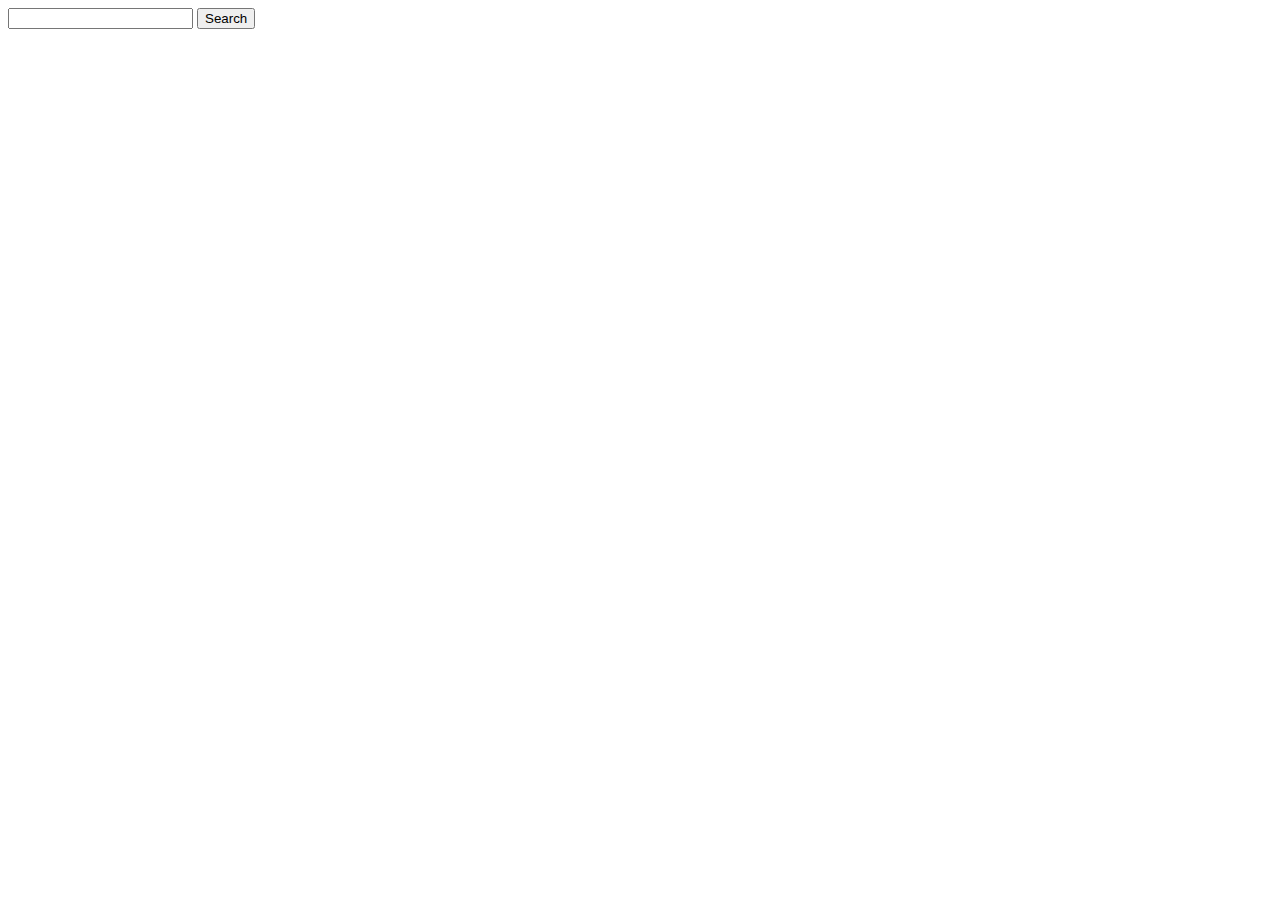
<file: Assets/index.html>
<!DOCTYPE html>
<html lang="en">
<head>
    <meta charset="UTF-8">
    <meta name="viewport" content="width=device-width, initial-scale=1.0">
    <title>Weather Dashboard</title>
</head>
<body>
    <form>
        <input type="text" id="city" />
        <button type="submit" name>Search</button>
    </form>

    <div id="prevCities"></div>
    <div id="cities"></div>

    <script src="https://ajax.googleapis.com/ajax/libs/jquery/3.4.1/jquery.min.js"></script>
    <script src="script.js"></script>
</body>
</html>
</file>
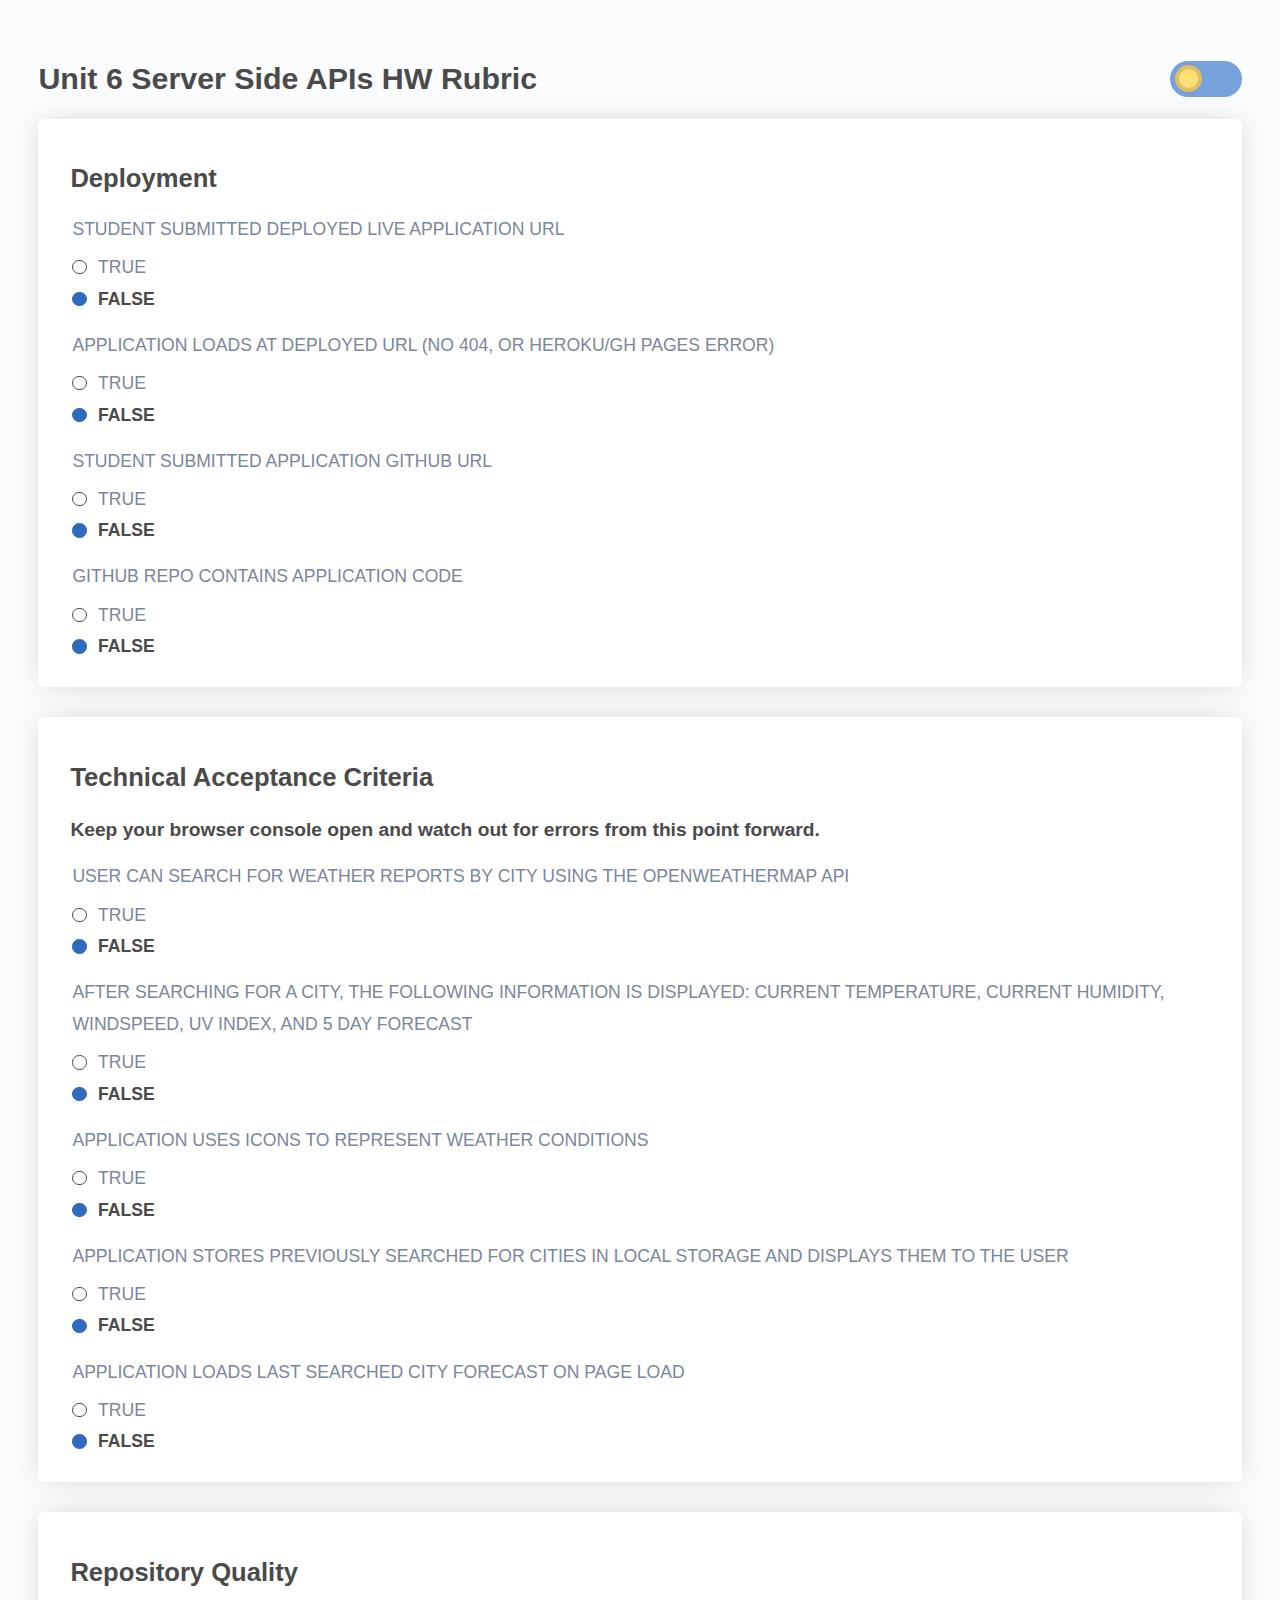
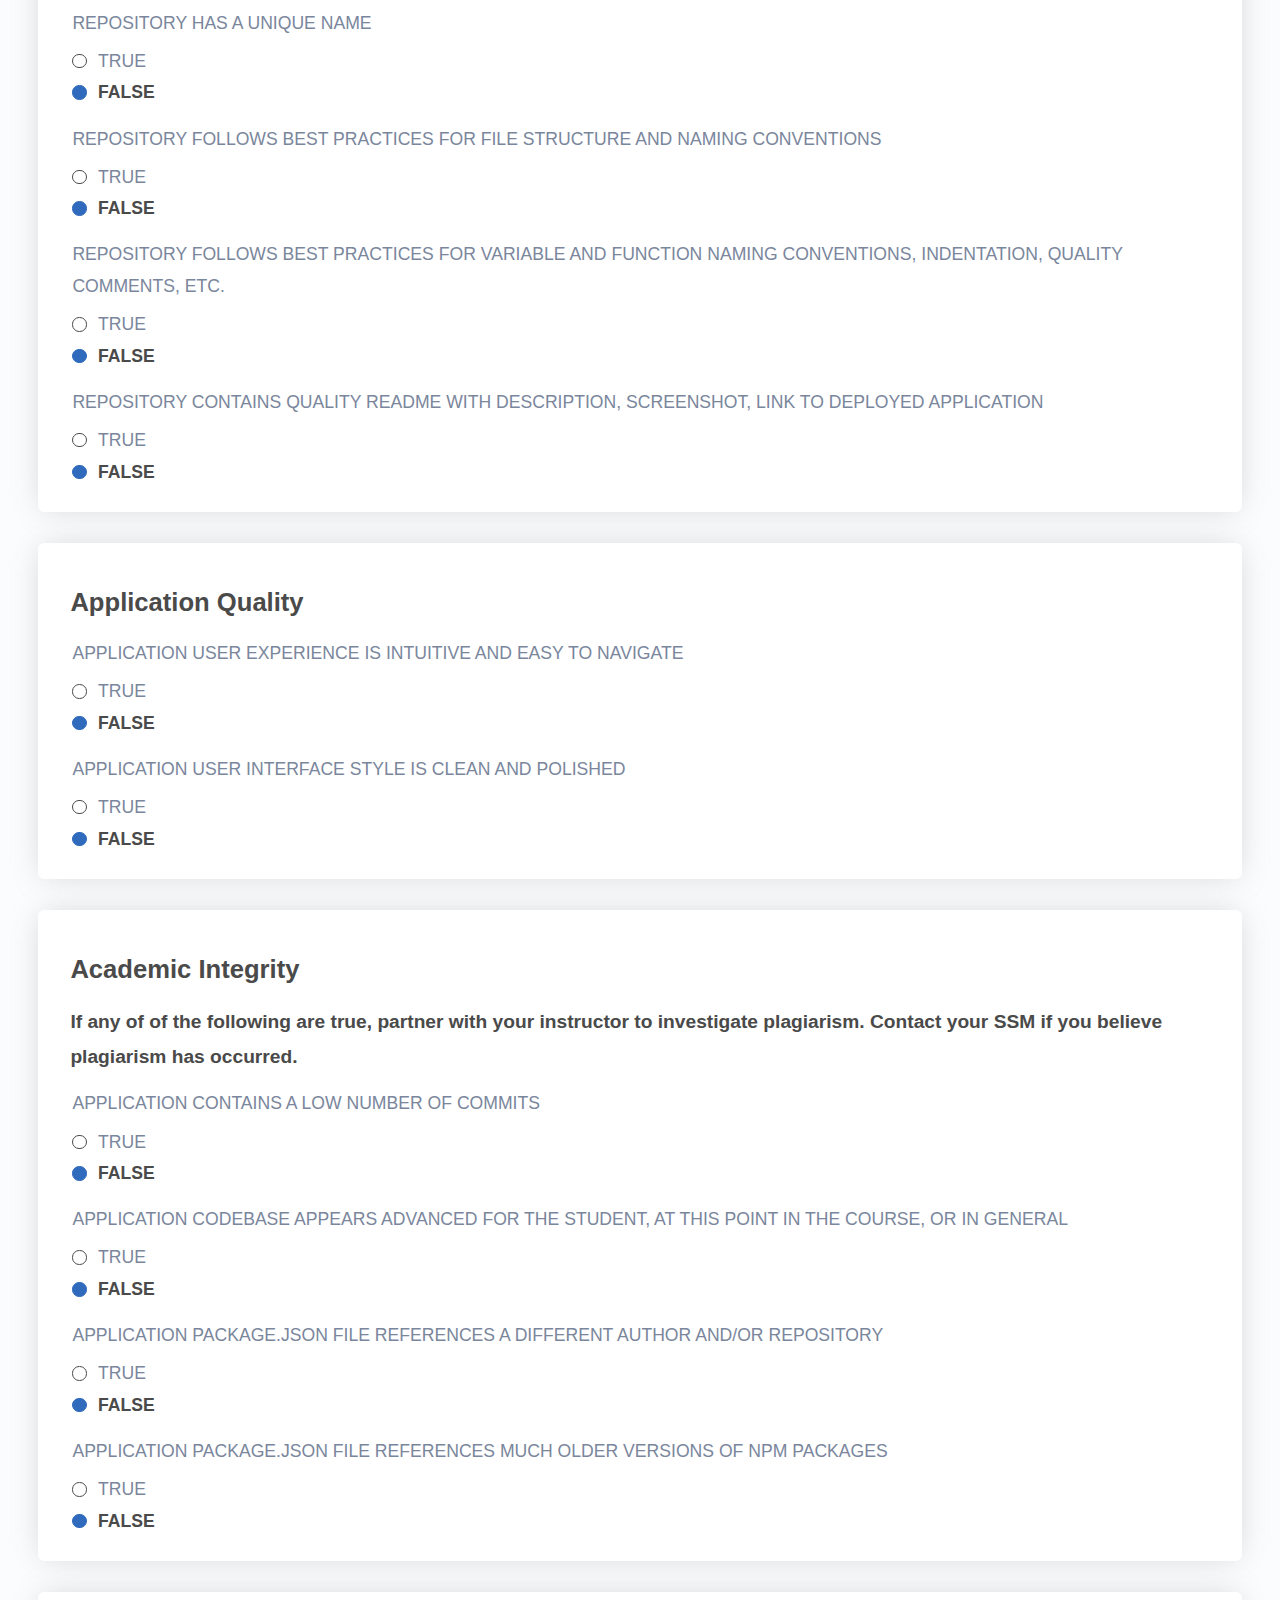
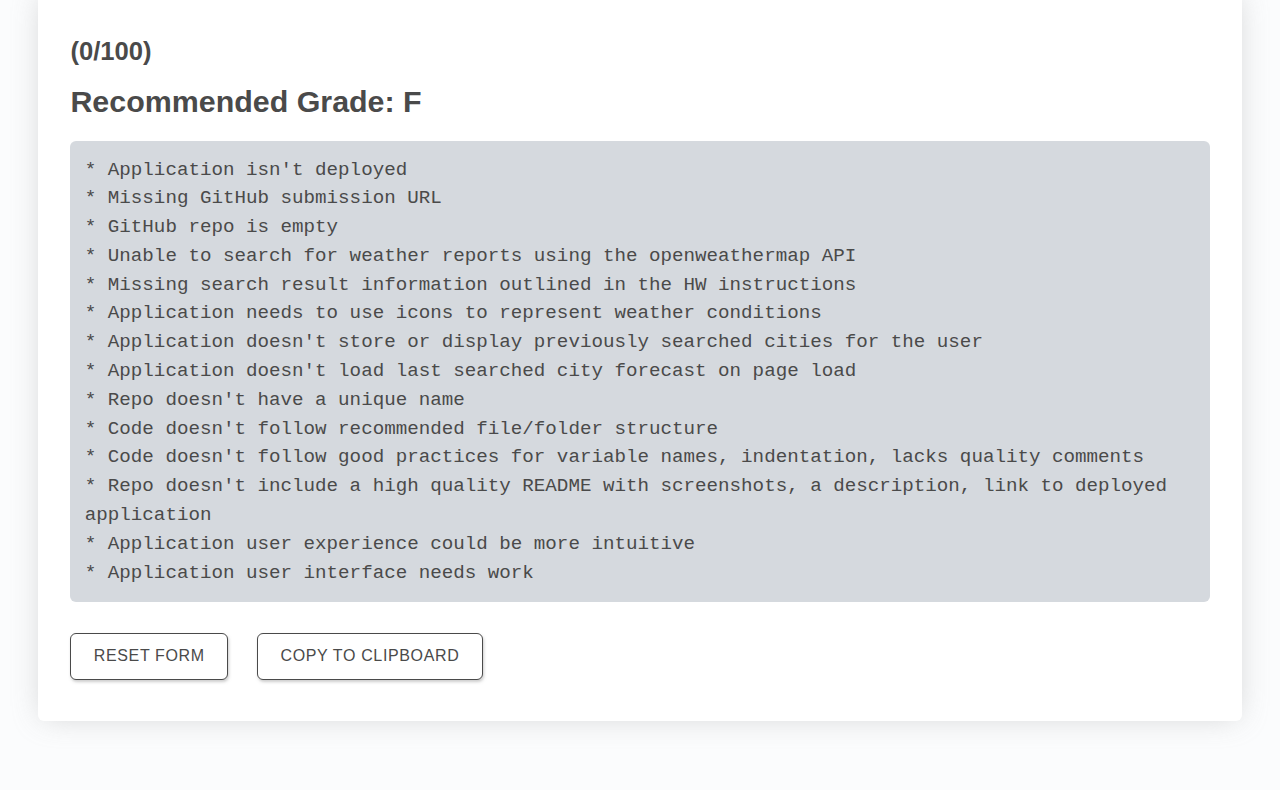
<file: unit-6-rubric.html>
<!DOCTYPE html>
<html lang="en">
  <head>
    <meta charset="UTF-8" />
    <meta name="viewport" content="width=device-width, initial-scale=1.0" />
    <meta http-equiv="X-UA-Compatible" content="ie=edge" />
    <link href="https://rsms.me/inter/inter.css" rel="stylesheet" />
    <title>HW Grading Rubric</title>
    <style>
      *,
      *::before,
      *::after {
        box-sizing: border-box;
      }

      html,
      body {
        margin: 0;
        padding: 0;
        line-height: 1.15;
        font-size: 100%;
        color: #fefefe;
        transition: all 0.4s;
      }

      body {
        background-color: #fbfcfd;
        font-family: "Inter", sans-serif;
        color: #4a4a4a;
      }

      #app.dark {
        background-color: #121212;
        color: #e2e2e2;
      }

      h1 {
        font-size: 1.9rem;
      }

      h2 {
        font-size: 1.6rem;
      }

      h3 {
        font-size: 1.2rem;
      }

      h4 {
        font-size: 0.9rem;
      }

      p,
      legend {
        font-size: 1.2rem;
      }

      label {
        font-size: 0.9rem;
        line-height: 2;
      }

      fieldset {
        border: none;
        padding: 0;
        margin-top: 0.9rem;
      }

      input[type="radio"],
      input[type="checkbox"] {
        position: absolute !important;
        height: 1px;
        width: 1px;
        overflow: hidden;
        clip: rect(1px 1px 1px 1px);
        clip: rect(1px, 1px, 1px, 1px);
        white-space: nowrap;
      }

      #app {
        padding: 3%;
        transition: all 0.4s;
      }

      #app h1 {
        font-size: 1.9rem;
        font-weight: 700;
        line-height: 1.3;
      }

      header {
        display: flex;
        justify-content: space-between;
        align-items: center;
      }

      .switch-group {
        display: flex;
        align-items: center;
        height: 2.25rem;
        width: 4.5rem;
      }

      input[type="checkbox"] + .toggle {
        height: 100%;
        width: 100%;
        background-color: #77a1db;
        border-radius: 1.9rem;
        cursor: pointer;
        display: flex;
        align-items: center;
        padding: 0.35rem;
        cursor: pointer;
        overflow: hidden;
        background-position: 25% 125%;
        transition: all 0.5s;
      }

      input[type="checkbox"]:focus + .toggle {
        outline: rgb(59, 153, 252) auto 5px;
      }

      input[type="checkbox"]:checked + .toggle {
        background-color: rgb(85, 89, 204);
        background-size: 1rem;
        background-repeat: no-repeat;
        background-position: 25%;
        background-image: url("[data-uri]");
        transition: all 0.5s;
      }

      input[type="checkbox"] + .toggle::after {
        content: "";
        display: block;
        height: 1.7rem;
        width: 1.7rem;
        border-radius: 50%;
        cursor: pointer;
        border: 4px solid #e1be64;
        background-color: #fddf74;
        transform: translateX(0rem);
        transition: all 0.5s;
        background-position: center bottom;
      }

      input[type="checkbox"]:hover + .toggle::after {
        transform: translateX(0rem) scale(1.1);
      }

      input[type="checkbox"]:checked + .toggle::after {
        border: 4px solid #ffffff;
        background-color: rgba(255, 255, 255, 0.4);
        transform: translateX(2.1rem);
        transition: all 0.5s;
        background-position: center;
        background-size: 60%;
        background-repeat: no-repeat;
        background-image: url("[data-uri]");
      }

      input[type="checkbox"]:checked:hover + .toggle::after {
        transform: translateX(2.1rem) scale(1.075);
      }

      .card {
        background-color: #fff;
        border-radius: 6px;
        border-width: 0;
        box-shadow: rgba(155, 155, 155, 0.45) 0 0 30px -5px;
        font-size: 1.1rem;
        height: 100%;
        line-height: 1.8rem;
        padding: 1.5rem 2rem;
        width: 100%;
        margin-bottom: 1.9rem;
      }

      .dark .card {
        background-color: #333333;
        box-shadow: none;
      }

      .card h1,
      .card h2,
      .card h3,
      .card h4,
      .card h5,
      .card h6 {
        color: #4a4a4a;
      }

      .dark .card h1,
      .dark .card h2,
      .dark .card h3,
      .dark .card h4,
      .dark .card h5,
      .dark .card h6 {
        color: #e2e2e2;
      }

      .card h3 {
        font-size: 1.2rem;
        font-weight: 700;
        line-height: 1.8em;
        margin: 0;
        padding: 0;
      }

      .card p,
      .card label,
      .card legend {
        color: #7a869c;
        font-weight: 300;
        border-width: 0;
        display: block;
        font-size: 1.1rem;
        font-weight: 300;
        line-height: 1.8em;
        margin: 0;
        padding: 0;
        text-transform: uppercase;
      }

      .dark .card p,
      .dark .card label,
      .dark .card legend {
        color: #e2e2e2;
      }

      .card label {
        display: inline-block;
      }

      .card input[type="radio"] + label::before {
        content: "";
        height: 0.9rem;
        width: 0.9rem;
        margin-right: 0.7rem;
        border-radius: 50%;
        border: 1px solid rgb(74, 74, 74);
        background-color: #ffffff;
        display: inline-block;
        cursor: pointer;
        position: relative;
        top: 0.09rem;
      }

      .dark .card input[type="radio"] + label::before {
        border: 1px solid #e2e2e2;
        background-color: inherit;
      }

      .card input[type="radio"]:checked + label::before {
        background-color: rgb(47, 106, 189);
        border-color: rgb(47, 106, 189);
      }

      .dark .card input[type="radio"]:checked + label::before {
        background-color: #d9d9d9;
        border-color: #d9d9d9;
      }

      .card input[type="radio"]:checked + label {
        font-weight: bold;
        color: #4a4a4a;
      }

      .dark input[type="radio"]:checked + label {
        color: #e2e2e2;
      }

      .card input[type="radio"]:focus + label::before {
        outline: rgb(59, 153, 252) auto 5px;
      }

      .card legend {
        margin-bottom: 0.4rem;
      }

      .totals {
        font-size: 1.6rem;
      }

      .totals + h2 {
        font-size: 1.9rem;
        margin-top: 0;
      }

      .grade {
        font-size: 1.9rem;
      }

      button {
        background-color: #fff;
        border: 1px solid #4a4a4a;
        border-radius: 6px;
        box-shadow: rgba(155, 155, 155, 0.5) 1px 2px 3px 0;
        color: #4a4a4a;
        cursor: pointer;
        display: inline-block;
        font-size: 1rem;
        font-weight: 500;
        letter-spacing: 0.04em;
        line-height: 1.8em;
        margin: 0.75rem 1.1rem 1.1rem 0;
        outline: none;
        padding: 0.5rem 1.4rem;
        text-transform: uppercase;
        transition-delay: 0s;
        transition-duration: 0.25s;
        transition-property: all;
        transition-timing-function: ease-out;
        width: fit-content;
      }

      .dark button {
        background: #d9d9d9;
        color: #121212;
        box-shadow: none;
      }

      button:hover {
        border-color: #dbdbdb;
        color: #dbdbdb;
      }

      .dark button:hover {
        color: #121212;
      }

      button.copy {
        margin-left: 0.4rem;
      }

      button:focus {
        border-color: rgb(56, 56, 56);
        box-shadow: rgb(219, 219, 219) 0px 0px 0px 3px;
        color: rgb(56, 56, 56);
      }

      div[role="alert"] {
        color: #4a4a4a;
        font-size: 1.2rem;
        margin-bottom: 1.2rem;
      }

      .dark div[role="alert"] {
        color: #e2e2e2;
      }

      .summary {
        font-size: 1.2rem;
        border: none;
        font-family: monospace;
        white-space: pre-wrap;
        background-color: #d5d9de;
        padding: 0.9rem;
        border-radius: 6px;
        line-height: 1.5;
        width: 100%;
      }

      .dark .summary {
        background: #6b6a6a;
        color: #e2e2e2;
      }

      .summary:empty {
        display: none;
      }

      .d-none {
        display: none;
      }

      @media (max-width: 450px) {
        .btn-container {
          text-align: center;
        }

        button {
          width: 100%;
          margin: 0.5rem;
        }

        input[type="checkbox"]:checked + .toggle::after {
          transform: translateX(1.3rem);
          background-size: 50%;
        }

        input[type="checkbox"]:checked:hover + .toggle::after {
          transform: translateX(1.3rem) scale(1.1);
          background-size: 50%;
        }
      }

      @media (max-width: 515px) {
        input[type="checkbox"]:checked + .toggle::after {
          transform: translateX(1.7rem);
        }

        input[type="checkbox"]:checked:hover + .toggle::after {
          transform: translateX(1.7rem) scale(1.1);
        }
      }

      @media (max-width: 460px) {
        input[type="checkbox"]:checked + .toggle::after {
          transform: translateX(1.4rem);
        }

        input[type="checkbox"]:checked:hover + .toggle::after {
          transform: translateX(1.4rem) scale(1.1);
        }
      }

      @media (max-width: 400px) {
        #app h1 {
          font-size: 1.6rem;
        }

        input[type="checkbox"]:checked + .toggle::after {
          transform: translateX(1.3rem);
        }

        input[type="checkbox"]:checked:hover + .toggle::after {
          transform: translateX(1.3rem) scale(1.1);
        }
      }

      @media (max-width: 340px) {
        input[type="checkbox"]:checked + .toggle::after {
          transform: translateX(0.9rem);
        }

        input[type="checkbox"]:checked:hover + .toggle::after {
          transform: translateX(0.9rem) scale(1.075);
        }
      }
    </style>
  </head>
  <body>
    <div id="app"></div>

    <script>
      (function(window) {
        "use strict";

        function Model() {
          this.title = "Unit 6 Server Side APIs HW Rubric";
          this.categories = [
            {
              title: "Deployment",
              subtitle: null,
              questions: [
                {
                  title: "Student submitted deployed live application URL",
                  score: 10,
                  message: "Application isn't deployed",
                  status: false
                },
                {
                  title:
                    "Application loads at deployed URL (no 404, or Heroku/GH Pages error)",
                  score: 10,
                  message: "Application isn't deployed",
                  status: false
                },
                {
                  title: "Student submitted application GitHub URL",
                  score: 8,
                  message: "Missing GitHub submission URL",
                  status: false
                },
                {
                  title: "GitHub Repo contains application code",
                  score: 8,
                  message: "GitHub repo is empty",
                  status: false
                }
              ]
            },
            {
              title: "Technical Acceptance Criteria",
              subtitle:
                "Keep your browser console open and watch out for errors from this point forward.",
              questions: [
                {
                  title:
                    "User can search for weather reports by city using the openweathermap API",
                  score: 8,
                  message:
                    "Unable to search for weather reports using the openweathermap API",
                  status: false
                },
                {
                  title:
                    "After searching for a city, the following information is displayed: current temperature, current humidity, windspeed, uv index, and 5 day forecast",
                  score: 8,
                  message:
                    "Missing search result information outlined in the HW instructions",
                  status: false
                },
                {
                  title:
                    "Application uses icons to represent weather conditions",
                  score: 8,
                  message:
                    "Application needs to use icons to represent weather conditions",
                  status: false
                },
                {
                  title:
                    "Application stores previously searched for cities in local storage and displays them to the user",
                  score: 8,
                  message:
                    "Application doesn't store or display previously searched cities for the user",
                  status: false
                },
                {
                  title:
                    "Application loads last searched city forecast on page load",
                  score: 8,
                  message:
                    "Application doesn't load last searched city forecast on page load",
                  status: false
                }
              ]
            },
            {
              title: "Repository Quality",
              subtitle: null,
              questions: [
                {
                  title: "Repository has a unique name",
                  score: 2,
                  message: "Repo doesn't have a unique name",
                  status: false
                },
                {
                  title:
                    "Repository follows best practices for file structure and naming conventions",
                  score: 2,
                  message:
                    "Code doesn't follow recommended file/folder structure",
                  status: false
                },
                {
                  title:
                    "Repository follows best practices for variable and function naming conventions, indentation, quality comments, etc.",
                  score: 3,
                  message:
                    "Code doesn't follow good practices for variable names, indentation, lacks quality comments",
                  status: false
                },
                {
                  title:
                    "Repository contains quality README with description, screenshot, link to deployed application",
                  score: 7,
                  message:
                    "Repo doesn't include a high quality README with screenshots, a description, link to deployed application",
                  status: false
                }
              ]
            },
            {
              title: "Application Quality",
              subtitle: null,
              questions: [
                {
                  title:
                    "Application user experience is intuitive and easy to navigate",
                  score: 5,
                  message:
                    "Application user experience could be more intuitive",
                  status: false
                },
                {
                  title:
                    "Application user interface style is clean and polished",
                  score: 5,
                  message: "Application user interface needs work",
                  status: false
                }
              ]
            },
            {
              title: "Academic Integrity",
              subtitle:
                "If any of of the following are true, partner with your instructor to investigate plagiarism. Contact your SSM if you believe plagiarism has occurred.",
              questions: [
                {
                  title: "Application contains a low number of commits",
                  score: 0,
                  message: null,
                  status: false
                },
                {
                  title:
                    "Application codebase appears advanced for the student, at this point in the course, or in general",
                  score: 0,
                  message: null,
                  status: false
                },
                {
                  title:
                    "Application package.json file references a different author and/or repository",
                  score: 0,
                  message: null,
                  status: false
                },
                {
                  title:
                    "Application package.json file references much older versions of npm packages",
                  score: 0,
                  message: null,
                  status: false
                }
              ]
            }
          ];

          this.initStorage();
        }

        Model.prototype.initStorage = function() {
          this.score = 0;
          this.questions = [];
          this.messages = new Set();
          this.flagged = new Set();
          this.isDarkMode =
            JSON.parse(localStorage.getItem("isDarkMode")) || false;

          this.categories.forEach(category => {
            category.questions.forEach(question => {
              question.status = false;
              question.id = this.questions.length;
              question.flagged = category.title === "Academic Integrity";
              question.message && this.messages.add(question.message);
              this.questions.push(question);
            });
          });
        };

        Model.prototype.toggleDarkMode = function() {
          this.isDarkMode = !this.isDarkMode;
          localStorage.setItem("isDarkMode", this.isDarkMode);
        };

        Model.prototype.toggleRadio = function(radio) {
          const id = Number(radio.getAttribute("name"));
          const question = this.questions[id];

          question.status = !question.status;

          if (question.status === true) {
            this.messages.delete(question.message);
            this.score += question.score;

            if (question.flagged) {
              this.flagged.add(question.id);
            }
          } else {
            if (question.flagged) {
              this.flagged.delete(question.id);
            }

            if (question.message) {
              this.messages.add(question.message);
            }

            this.score -= question.score;
          }
        };

        Model.prototype.calcGrade = function() {
          const roundedScore = Math.min(100, Math.ceil(this.score));

          let letterGrade = "";

          if (roundedScore >= 97) {
            letterGrade = "A+";
          } else if (roundedScore >= 93 && roundedScore <= 96) {
            letterGrade = "A";
          } else if (roundedScore >= 90 && roundedScore <= 92) {
            letterGrade = "A-";
          } else if (roundedScore >= 87 && roundedScore <= 89) {
            letterGrade = "B+";
          } else if (roundedScore >= 83 && roundedScore <= 86) {
            letterGrade = "B";
          } else if (roundedScore >= 80 && roundedScore <= 82) {
            letterGrade = "B-";
          } else if (roundedScore >= 77 && roundedScore <= 79) {
            letterGrade = "C+";
          } else if (roundedScore >= 73 && roundedScore <= 76) {
            letterGrade = "C";
          } else if (roundedScore >= 70 && roundedScore <= 72) {
            letterGrade = "C-";
          } else if (roundedScore >= 67 && roundedScore <= 69) {
            letterGrade = "D+";
          } else if (roundedScore >= 63 && roundedScore <= 66) {
            letterGrade = "D";
          } else if (roundedScore >= 60 && roundedScore <= 62) {
            letterGrade = "D-";
          } else {
            letterGrade = "F";
          }

          return letterGrade;
        };

        Model.prototype.hasFlags = function() {
          return this.flagged.size > 0;
        };

        function View(model) {
          this.model = model;
          this.generateHTML();
          this.cacheDom();
        }

        View.prototype.cacheDom = function() {
          this.darkModeToggle = document.querySelector("#dark-mode");
          this.radios = Array.from(
            document.querySelectorAll("input[type='radio']")
          );
          this.totals = document.querySelector(".totals");
          this.grade = document.querySelector(".grade");
          this.alert = document.querySelector("div[role='alert']");
          this.summaryHeading = document.querySelector(".summary-heading");
          this.summary = document.querySelector(".summary");
          this.resetButton = document.querySelector(".reset");
          this.copyButton = document.querySelector(".copy");
        };

        View.prototype.createFieldset = function({ title, id }) {
          return `<fieldset class="input-group">
          <legend>
            ${title}
          </legend>
          <div class="radio-group">
            <input type="radio" name="${id}" id="${id}-true" value="true">
            <label for="${id}-true">True</label>
          </div>
          <div class="radio-group">
            <input type="radio" name="${id}" id="${id}-false" value="false" checked>
            <label for="${id}-false">False</label>
          </div>
        </fieldset>`;
        };

        View.prototype.createCard = function({ title, subtitle, questions }) {
          return `<div class="card">
          <h2>${title}</h2>
          ${subtitle ? `<h3>${subtitle}</h3>` : ""}
          ${questions.map(child => this.createFieldset(child)).join("")}
          </div>`;
        };

        View.prototype.createResults = function() {
          return `<div class="card">
        <h2 class="totals">(0/100)</h2>
        <h2>Recommended Grade: <span class="grade">F</span></h2>
        <div class="d-none" role="alert">
          You've selected <strong>True</strong> for one of more Academic
          Integrity prompts and are advised to investigate plagiarism before
          issuing a grade.
        </div>
        <h3 class="summary-heading d-none">Summary:</h3>
        <pre class="summary" aria-label="summary">${[...this.model.messages]
          .map(message => `* ${message}\n`)
          .join("")}</pre>
        <div class="btn-container">
          <button class="reset">Reset Form</button>
          <button class="copy">Copy To Clipboard</button>
        </div>
      </div>`;
        };

        View.prototype.createHeader = function(title, isDarkMode = false) {
          return `<header>
            <h1>${title}</h1>
            <div class="switch-group">
              <input type="checkbox" name="dark-mode" id="dark-mode" ${
                isDarkMode ? "checked" : ""
              }>
              <label aria-label="dark mode" for="dark-mode" class="toggle">
              </label>
            </div>
          </header>`;
        };

        View.prototype.generateHTML = function() {
          this.wrapper = document.querySelector("#app");

          if (this.model.isDarkMode) {
            this.wrapper.classList.add("dark");
          }

          const survey = this.model.categories.reduce((final, current) => {
            final += this.createCard(current);
            return final;
          }, "");

          const results = this.createResults();

          const header = this.createHeader(
            this.model.title,
            this.model.isDarkMode
          );

          this.wrapper.innerHTML = header + survey + results;
        };

        View.prototype.update = function() {
          const roundedScore = Math.min(100, Math.ceil(this.model.score));
          this.totals.textContent = `(${roundedScore}/ 100)`;

          const letterGrade = this.model.calcGrade();
          this.grade.textContent = letterGrade;

          if (this.model.hasFlags()) {
            this.alert.classList.remove("d-none");
          } else {
            this.alert.classList.add("d-none");
          }

          if (this.model.isDarkMode) {
            this.wrapper.classList.add("dark");
          } else {
            this.wrapper.classList.remove("dark");
          }

          this.summary.textContent = [...this.model.messages]
            .map(message => `* ${message}\n`)
            .join("");
        };

        function Controller(model, view) {
          this.model = model;
          this.view = view;
          this.addEventListeners();
        }

        Controller.prototype.addEventListeners = function() {
          this.view.wrapper.addEventListener("change", event => {
            const { target } = event;

            if (!target.matches("input[type='radio']")) {
              return;
            }

            this.model.toggleRadio(target);
            this.view.update();
          });

          this.view.resetButton.addEventListener("click", () => {
            this.model.initStorage();

            this.view.radios.forEach(
              radio => (radio.checked = radio.hasAttribute("checked"))
            );

            this.view.update();
            window.scrollTo(0, 0);
          });

          this.view.copyButton.addEventListener("click", () => {
            const selection = window.getSelection();
            const range = document.createRange();

            range.selectNodeContents(this.view.summary);
            selection.removeAllRanges();
            selection.addRange(range);
            document.execCommand("copy");
          });

          this.view.darkModeToggle.addEventListener("change", () => {
            this.model.toggleDarkMode();
            this.view.update();
          });
        };

        function App(Model, View, Controller) {
          this.model = new Model();
          this.view = new View(this.model);
          this.controller = new Controller(this.model, this.view);
        }

        return new App(Model, View, Controller);
      })(window);
    </script>
  </body>
</html>
</file>
